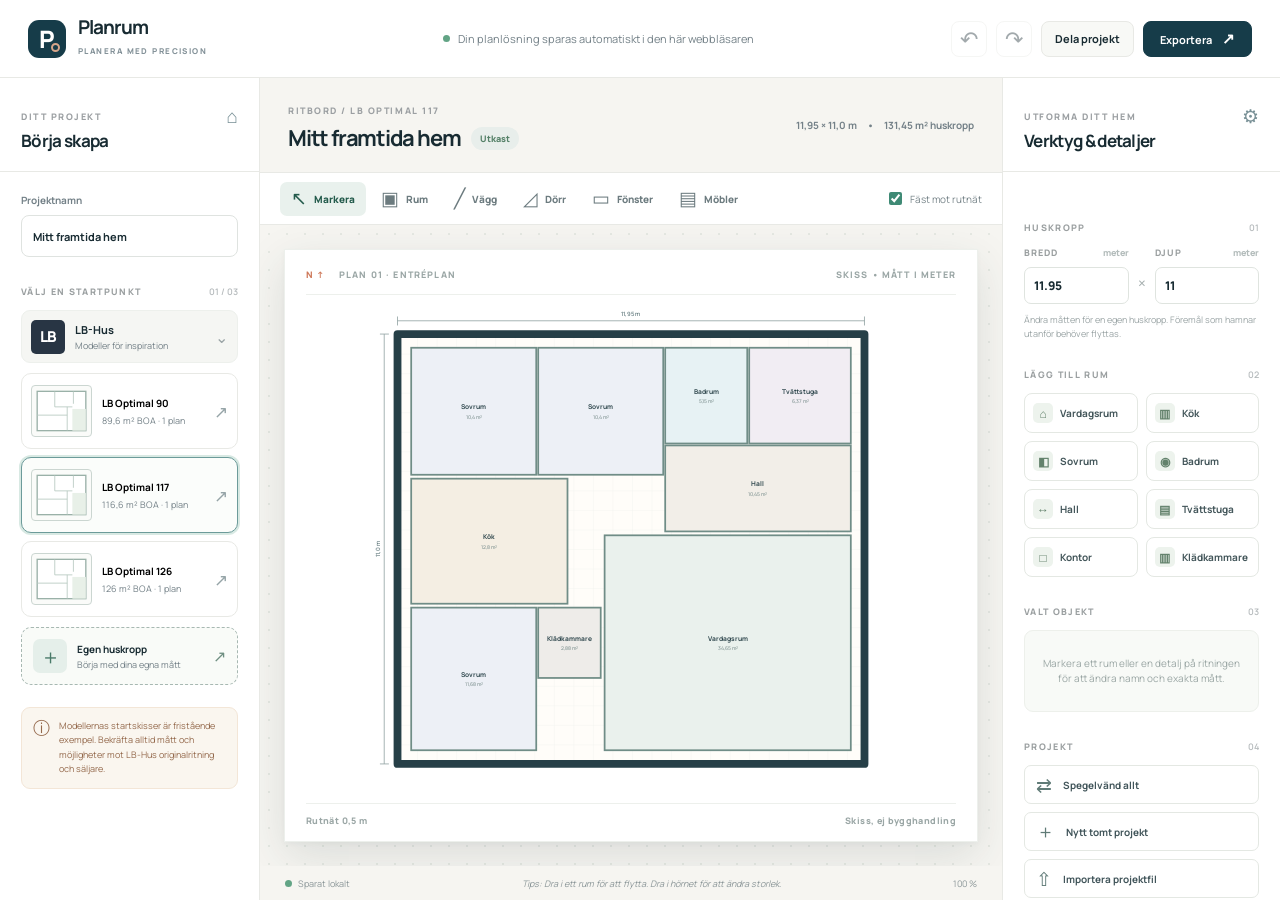
<file: index.html>
<!doctype html>
<html lang="sv">
<head>
  <meta charset="utf-8">
  <meta name="viewport" content="width=device-width, initial-scale=1">
  <meta name="theme-color" content="#f6f4ef">
  <meta name="description" content="Rita och anpassa en skalenlig planlösning. Börja med ett LB-Hus-inspirerat utkast eller en egen huskropp.">
  <title>Planrum – forma ditt framtida hem</title>
  <link rel="stylesheet" href="styles.css">
</head>
<body>
  <header class="topbar">
    <div class="brand"><span class="brand-mark" aria-hidden="true">P<span></span></span><div><strong>Planrum</strong><small>PLANERA MED PRECISION</small></div></div>
    <div class="top-center"><span class="live-dot"></span> Din planlösning sparas automatiskt i den här webbläsaren</div>
    <div class="top-actions"><button id="undo" class="icon-btn" title="Ångra (Ctrl/Cmd+Z)" aria-label="Ångra">↶</button><button id="redo" class="icon-btn" title="Gör om (Ctrl/Cmd+Shift+Z)" aria-label="Gör om">↷</button><button id="share" class="soft-btn">Dela projekt</button><button id="export" class="primary-btn">Exportera <span>↗</span></button></div>
  </header>

  <main class="app-shell">
    <aside class="sidebar left-panel" id="leftPanel">
      <div class="panel-heading"><div><span class="eyebrow">DITT PROJEKT</span><h2>Börja skapa</h2></div><span class="heading-icon">⌂</span></div>
      <div class="panel-scroll">
        <div class="field-label">Projektnamn</div><input id="projectName" class="text-input" type="text" value="Mitt framtida hem" maxlength="60" aria-label="Projektnamn">
        <div class="section-label"><span>VÄLJ EN STARTPUNKT</span><span>01 / 03</span></div>
        <div class="manufacturer"><span class="manufacturer-logo">LB</span><div><strong>LB-Hus</strong><small>Modeller för inspiration</small></div><span class="chevron">⌄</span></div>
        <div class="model-list" id="modelList"></div>
        <button id="customModel" class="custom-card"><span class="custom-plus">＋</span><span><strong>Egen huskropp</strong><small>Börja med dina egna mått</small></span><span class="arrow">↗</span></button>
        <div class="notice"><span>ⓘ</span><p>Modellernas startskisser är fristående exempel. Bekräfta alltid mått och möjligheter mot LB-Hus originalritning och säljare.</p></div>
      </div>
    </aside>

    <section class="workspace" aria-label="Rityta">
      <div class="workspace-header"><div><span class="eyebrow">RITBORD / <span id="modelBreadcrumb">LB OPTIMAL 117</span></span><div class="workspace-title"><h1 id="canvasTitle">Mitt framtida hem</h1><span id="statusPill" class="status-pill">Utkast</span></div></div><div class="canvas-meta"><span id="sizeMeta">12,0 × 11,0 m</span><span>•</span><span id="areaMeta">132 m² huskropp</span></div></div>
      <div class="mobile-tabs"><button class="mobile-tab active" data-panel="canvas">Ritning</button><button class="mobile-tab" data-panel="left">Modeller</button><button class="mobile-tab" data-panel="right">Verktyg</button></div>
      <div class="toolbar" role="toolbar" aria-label="Ritverktyg">
        <button class="tool active" data-tool="select" title="Markera och flytta"><span class="tool-icon">↖</span> Markera</button>
        <button class="tool" data-tool="room" title="Rita rum"><span class="tool-icon">▣</span> Rum</button>
        <button class="tool" data-tool="wall" title="Rita innervägg"><span class="tool-icon">╱</span> Vägg</button>
        <button class="tool" data-tool="door" title="Placera dörr"><span class="tool-icon">◿</span> Dörr</button>
        <button class="tool" data-tool="window" title="Placera fönster"><span class="tool-icon">▭</span> Fönster</button>
        <button class="tool" data-tool="furniture" title="Placera möbel"><span class="tool-icon">▤</span> Möbler</button>
        <div class="toolbar-spacer"></div><label class="snap-label"><input type="checkbox" id="snap" checked> Fäst mot rutnät</label>
      </div>
      <div class="canvas-wrap"><div class="canvas-paper"><div class="canvas-topline"><span><span class="north">N ↑</span> PLAN 01 · <span id="planName">ENTRÉPLAN</span></span><span>SKISS • MÅTT I METER</span></div><svg id="plan" role="img" aria-label="Redigerbar planritning" xmlns="http://www.w3.org/2000/svg"></svg><div class="canvas-bottomline"><span id="scaleLegend">Rutnät 0,5 m</span><span>Skiss, ej bygghandling</span></div></div></div>
      <div class="workspace-footer"><span><b class="green-dot"></b> <span id="saveStatus">Sparat lokalt</span></span><span class="footer-tip">Tips: Dra i ett rum för att flytta. Dra i hörnet för att ändra storlek.</span><span id="zoomReadout">100 %</span></div>
    </section>

    <aside class="sidebar right-panel" id="rightPanel"><div class="panel-heading"><div><span class="eyebrow">UTFORMA DITT HEM</span><h2>Verktyg & detaljer</h2></div><span class="heading-icon">⚙</span></div><div class="panel-scroll">
      <div class="section-label"><span>HUSKROPP</span><span>01</span></div>
      <div class="dimension-row"><label>BREDD <span>meter</span><input id="houseWidth" type="number" min="4" max="30" step="0.25"></label><span class="multiply">×</span><label>DJUP <span>meter</span><input id="houseHeight" type="number" min="4" max="30" step="0.25"></label></div>
      <p class="field-hint">Ändra måtten för en egen huskropp. Föremål som hamnar utanför behöver flyttas.</p>
      <div class="section-label"><span>LÄGG TILL RUM</span><span>02</span></div><div class="room-grid" id="roomGrid"></div>
      <div class="section-label"><span>VALT OBJEKT</span><span>03</span></div><div id="inspector" class="inspector"></div>
      <div class="section-label"><span>PROJEKT</span><span>04</span></div><div class="project-actions"><button id="mirror" class="line-btn">⇄ <span>Spegelvänd allt</span></button><button id="newProject" class="line-btn">＋ <span>Nytt tomt projekt</span></button><button id="import" class="line-btn">⇧ <span>Importera projektfil</span></button></div><input id="importFile" type="file" accept="application/json,.json" hidden>
      <div class="source-note">Modelluppgifter från <a href="https://www.lbhus.se/vara-hus/" target="_blank" rel="noopener">LB-Hus</a>. Ritverktyget är fristående och inte anslutet till LB-Hus.</div>
    </div></aside>
  </main>

  <div id="modal" class="modal-backdrop" hidden><div class="modal" role="dialog" aria-modal="true" aria-labelledby="modalTitle"><button class="modal-close" id="modalClose" aria-label="Stäng">×</button><div id="modalContent"></div></div></div>
  <div id="toast" role="status" aria-live="polite"></div>
  <script src="app.js"></script>
</body>
</html>
</file>
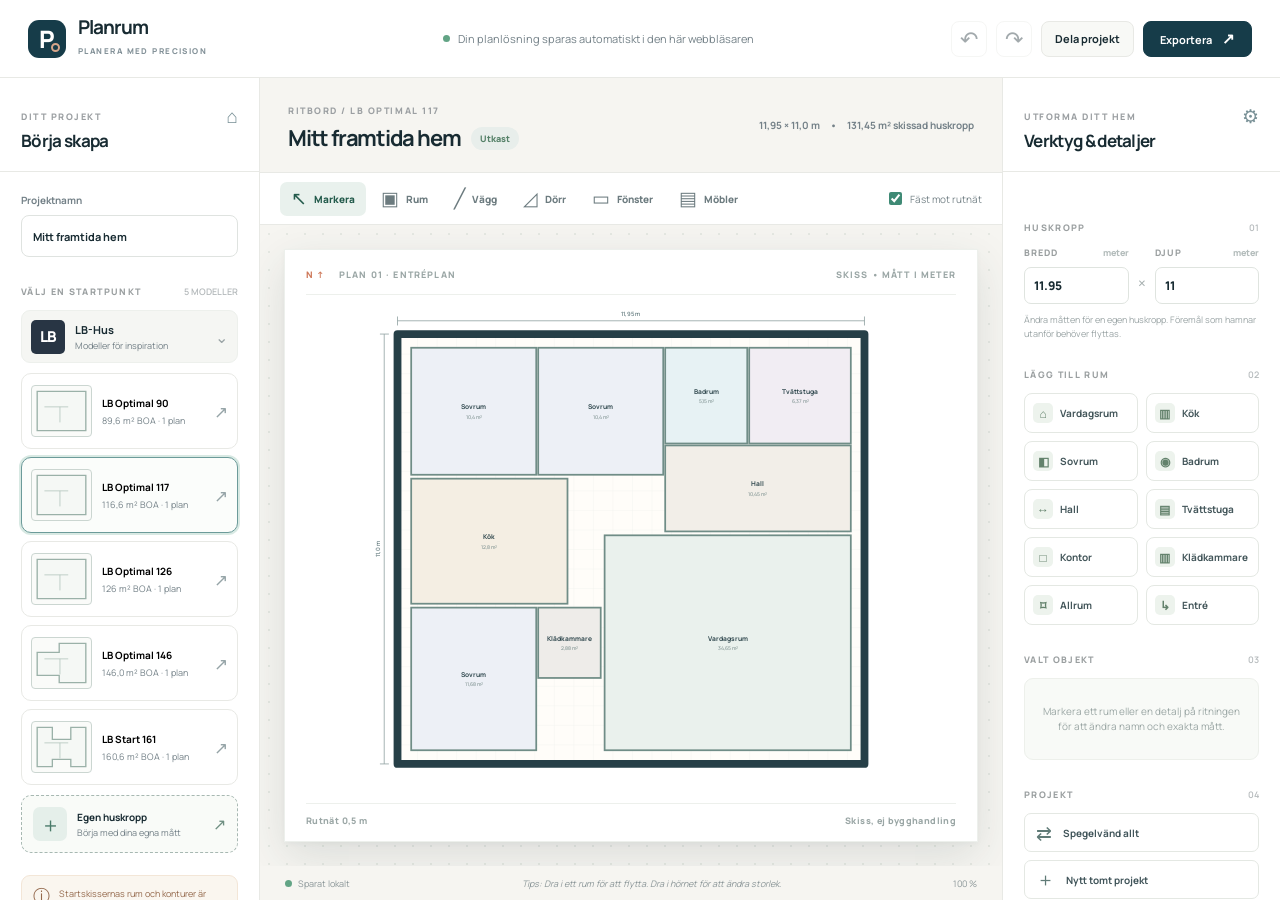
<file: public/index.html>
<!doctype html>
<html lang="sv">
<head>
  <meta charset="utf-8">
  <meta name="viewport" content="width=device-width, initial-scale=1">
  <meta name="theme-color" content="#f6f4ef">
  <meta name="description" content="Rita och anpassa en skalenlig planlösning. Börja med ett LB-Hus-inspirerat utkast eller en egen huskropp.">
  <title>Planrum – forma ditt framtida hem</title>
  <link rel="icon" href="data:image/svg+xml,%3Csvg xmlns='http://www.w3.org/2000/svg' viewBox='0 0 64 64'%3E%3Crect width='64' height='64' rx='14' fill='%23163c49'/%3E%3Ctext x='17' y='47' font-family='Arial' font-size='45' font-weight='bold' fill='white'%3EP%3C/text%3E%3Ccircle cx='49' cy='47' r='6' fill='%23d6a58a'/%3E%3C/svg%3E">
  <link rel="stylesheet" href="styles.css">
</head>
<body>
  <header class="topbar">
    <div class="brand"><span class="brand-mark" aria-hidden="true">P<span></span></span><div><strong>Planrum</strong><small>PLANERA MED PRECISION</small></div></div>
    <div class="top-center"><span class="live-dot"></span> Din planlösning sparas automatiskt i den här webbläsaren</div>
    <div class="top-actions"><button id="undo" class="icon-btn" title="Ångra (Ctrl/Cmd+Z)" aria-label="Ångra">↶</button><button id="redo" class="icon-btn" title="Gör om (Ctrl/Cmd+Shift+Z)" aria-label="Gör om">↷</button><button id="share" class="soft-btn">Dela projekt</button><button id="export" class="primary-btn">Exportera <span>↗</span></button></div>
  </header>

  <main class="app-shell">
    <aside class="sidebar left-panel" id="leftPanel">
      <div class="panel-heading"><div><span class="eyebrow">DITT PROJEKT</span><h2>Börja skapa</h2></div><span class="heading-icon">⌂</span></div>
      <div class="panel-scroll">
        <div class="field-label">Projektnamn</div><input id="projectName" class="text-input" type="text" value="Mitt framtida hem" maxlength="60" aria-label="Projektnamn">
        <div class="section-label"><span>VÄLJ EN STARTPUNKT</span><span>5 MODELLER</span></div>
        <div class="manufacturer"><span class="manufacturer-logo">LB</span><div><strong>LB-Hus</strong><small>Modeller för inspiration</small></div><span class="chevron">⌄</span></div>
        <div class="model-list" id="modelList"></div>
        <button id="customModel" class="custom-card"><span class="custom-plus">＋</span><span><strong>Egen huskropp</strong><small>Börja med dina egna mått</small></span><span class="arrow">↗</span></button>
        <div class="notice"><span>ⓘ</span><p>Startskissernas rum och konturer är ungefärliga. Bekräfta alltid mått och möjliga ändringar mot LB-Hus originalritning och säljare.</p></div>
      </div>
    </aside>

    <section class="workspace" aria-label="Rityta">
      <div class="workspace-header"><div><span class="eyebrow">RITBORD / <span id="modelBreadcrumb">LB OPTIMAL 117</span></span><div class="workspace-title"><h1 id="canvasTitle">Mitt framtida hem</h1><span id="statusPill" class="status-pill">Utkast</span></div></div><div class="canvas-meta"><span id="sizeMeta">12,0 × 11,0 m</span><span>•</span><span id="areaMeta">132 m² huskropp</span></div></div>
      <div class="mobile-tabs"><button class="mobile-tab active" data-panel="canvas">Ritning</button><button class="mobile-tab" data-panel="left">Modeller</button><button class="mobile-tab" data-panel="right">Verktyg</button></div>
      <div class="toolbar" role="toolbar" aria-label="Ritverktyg">
        <button class="tool active" data-tool="select" title="Markera och flytta"><span class="tool-icon">↖</span> Markera</button>
        <button class="tool" data-tool="room" title="Rita rum"><span class="tool-icon">▣</span> Rum</button>
        <button class="tool" data-tool="wall" title="Rita innervägg"><span class="tool-icon">╱</span> Vägg</button>
        <button class="tool" data-tool="door" title="Placera dörr"><span class="tool-icon">◿</span> Dörr</button>
        <button class="tool" data-tool="window" title="Placera fönster"><span class="tool-icon">▭</span> Fönster</button>
        <button class="tool" data-tool="furniture" title="Placera möbel"><span class="tool-icon">▤</span> Möbler</button>
        <div class="toolbar-spacer"></div><label class="snap-label"><input type="checkbox" id="snap" checked> Fäst mot rutnät</label>
      </div>
      <div class="canvas-wrap"><div class="canvas-paper"><div class="canvas-topline"><span><span class="north">N ↑</span> PLAN 01 · <span id="planName">ENTRÉPLAN</span></span><span>SKISS • MÅTT I METER</span></div><svg id="plan" role="img" aria-label="Redigerbar planritning" xmlns="http://www.w3.org/2000/svg"></svg><div class="canvas-bottomline"><span id="scaleLegend">Rutnät 0,5 m</span><span>Skiss, ej bygghandling</span></div></div></div>
      <div class="workspace-footer"><span><b class="green-dot"></b> <span id="saveStatus">Sparat lokalt</span></span><span class="footer-tip">Tips: Dra i ett rum för att flytta. Dra i hörnet för att ändra storlek.</span><span id="zoomReadout">100 %</span></div>
    </section>

    <aside class="sidebar right-panel" id="rightPanel"><div class="panel-heading"><div><span class="eyebrow">UTFORMA DITT HEM</span><h2>Verktyg & detaljer</h2></div><span class="heading-icon">⚙</span></div><div class="panel-scroll">
      <div class="section-label"><span>HUSKROPP</span><span>01</span></div>
      <div class="dimension-row"><label>BREDD <span>meter</span><input id="houseWidth" type="number" min="4" max="30" step="0.25"></label><span class="multiply">×</span><label>DJUP <span>meter</span><input id="houseHeight" type="number" min="4" max="30" step="0.25"></label></div>
      <p class="field-hint">Ändra måtten för en egen huskropp. Föremål som hamnar utanför behöver flyttas.</p>
      <div class="section-label"><span>LÄGG TILL RUM</span><span>02</span></div><div class="room-grid" id="roomGrid"></div>
      <div class="section-label"><span>VALT OBJEKT</span><span>03</span></div><div id="inspector" class="inspector"></div>
      <div class="section-label"><span>PROJEKT</span><span>04</span></div><div class="project-actions"><button id="mirror" class="line-btn">⇄ <span>Spegelvänd allt</span></button><button id="newProject" class="line-btn">＋ <span>Nytt tomt projekt</span></button><button id="import" class="line-btn">⇧ <span>Importera projektfil</span></button></div><input id="importFile" type="file" accept="application/json,.json" hidden>
      <div class="source-note">Modelluppgifter från <a id="modelSource" href="https://www.lbhus.se/vara-hus/" target="_blank" rel="noopener">LB-Hus</a>. Ritverktyget är fristående och inte anslutet till LB-Hus.</div>
    </div></aside>
  </main>

  <div id="modal" class="modal-backdrop" hidden><div class="modal" role="dialog" aria-modal="true" aria-labelledby="modalTitle"><button class="modal-close" id="modalClose" aria-label="Stäng">×</button><div id="modalContent"></div></div></div>
  <div id="toast" role="status" aria-live="polite"></div>
  <script src="app.js"></script>
</body>
</html>
</file>
<file: styles.css>
@import url('https://fonts.googleapis.com/css2?family=DM+Sans:wght@400;500;600;700&family=Manrope:wght@400;500;600;700;800&display=swap');
:root{--ink:#182b32;--muted:#738087;--line:#e8e9e5;--paper:#fff;--bg:#f6f5f1;--blue:#163c49;--orange:#cf7654;--soft:#f3f5f2;--green:#62a485}
*{box-sizing:border-box}html,body{margin:0;min-height:100%;font-family:Manrope,Arial,sans-serif;color:var(--ink)}body{background:var(--bg)}button,input,select{font:inherit}button{cursor:pointer}button:focus-visible,input:focus-visible,select:focus-visible{outline:3px solid #9ecac2;outline-offset:2px}button:disabled{opacity:.4;cursor:not-allowed}a{color:var(--blue)}
.topbar{height:78px;background:#fff;border-bottom:1px solid var(--line);display:flex;align-items:center;justify-content:space-between;padding:0 28px;gap:20px}.brand{display:flex;align-items:center;gap:12px;min-width:218px}.brand-mark{width:38px;height:38px;border-radius:11px;background:var(--blue);color:#fff;display:grid;place-items:center;font:800 24px Manrope;position:relative}.brand-mark span{width:9px;height:9px;border:2px solid #d6a58a;border-radius:50%;position:absolute;right:6px;bottom:6px}.brand strong{font-size:19px;line-height:1;display:block;letter-spacing:-.05em}.brand small{font-size:8px;font-weight:800;letter-spacing:.18em;color:#849299}.top-center{font-size:11px;color:var(--muted);display:flex;align-items:center;gap:8px}.live-dot,.green-dot{width:7px;height:7px;border-radius:50%;background:var(--green);display:inline-block;flex:none}.top-actions{display:flex;align-items:center;gap:9px}.icon-btn,.soft-btn,.primary-btn{height:36px;border-radius:8px;border:1px solid var(--line);background:#fff;color:var(--ink);font-weight:700;font-size:11px;padding:0 13px}.icon-btn{width:36px;font-size:22px;font-weight:400;padding:0}.soft-btn{background:#f8f9f6}.primary-btn{background:var(--blue);color:#fff;border-color:var(--blue);padding:0 16px}.primary-btn span{margin-left:8px;font-size:15px}
.app-shell{display:grid;grid-template-columns:260px minmax(0,1fr) 278px;height:calc(100vh - 78px);min-height:620px}.sidebar{background:#fff;min-height:0;display:flex;flex-direction:column}.left-panel{border-right:1px solid var(--line)}.right-panel{border-left:1px solid var(--line)}.panel-heading{height:94px;padding:25px 21px 17px;display:flex;justify-content:space-between;border-bottom:1px solid var(--line);flex:none}.eyebrow{font-size:9px;font-weight:800;letter-spacing:.17em;color:#9b9fa2}.panel-heading h2{font-size:17px;letter-spacing:-.04em;margin:4px 0 0}.heading-icon{color:#789096;font-size:19px}.panel-scroll{padding:21px;overflow:auto}.field-label{font-size:10px;color:var(--muted);font-weight:700;margin-bottom:8px}.text-input{width:100%;height:42px;border-radius:8px;border:1px solid #dfe3e0;background:#fff;padding:0 11px;font-size:11px;font-weight:700;color:var(--ink)}.section-label{display:flex;align-items:center;justify-content:space-between;margin:28px 0 12px;color:#9a9fa0;font-size:9px;letter-spacing:.15em;font-weight:800}.section-label span:last-child{font-weight:600;color:#b5babc;letter-spacing:0}.manufacturer{height:53px;display:flex;align-items:center;gap:10px;padding:8px 9px;background:#f5f6f3;border:1px solid #edf0ec;border-radius:9px;margin-bottom:10px}.manufacturer-logo{background:#283544;color:#fff;font-size:15px;font-weight:800;letter-spacing:-.06em;width:34px;height:34px;border-radius:5px;display:grid;place-items:center}.manufacturer strong,.manufacturer small,.custom-card strong,.custom-card small{display:block}.manufacturer strong{font-size:11px}.manufacturer small,.custom-card small{font-size:9px;color:var(--muted);margin-top:2px}.chevron{margin-left:auto;color:#99a3a5}.model-list{display:grid;gap:8px}.model-card{display:flex;align-items:center;text-align:left;gap:10px;width:100%;height:76px;background:#fff;border:1px solid var(--line);border-radius:10px;padding:9px}.model-card.active{border-color:#6c9b9a;box-shadow:0 0 0 2px #d8e9e3;background:#fbfdfb}.mini-plan{width:61px;height:52px;border:1px solid #cbd6d1;background:#fafbf9;border-radius:4px;flex:none}.model-info{flex:1;min-width:0}.model-info strong{font-size:10px;display:block;white-space:nowrap}.model-info small{display:block;font-size:9px;color:var(--muted);margin-top:4px}.model-arrow{font-size:17px;color:#95a4a7}.custom-card{display:flex;align-items:center;gap:10px;text-align:left;width:100%;border:1px dashed #a7b8b2;background:#f9fbf8;border-radius:10px;padding:11px;margin-top:10px;color:var(--ink)}.custom-plus{width:34px;height:34px;border-radius:7px;background:#e5efea;display:grid;place-items:center;font-size:21px;color:#497a69}.custom-card strong{font-size:10px}.custom-card .arrow{margin-left:auto;color:#6f8f82}.notice{display:flex;gap:9px;background:#faf6ef;border:1px solid #f3e6d7;border-radius:9px;margin-top:22px;padding:11px;color:#94694c}.notice span{font-size:17px;line-height:1}.notice p{font-size:9px;line-height:1.6;margin:0}
.workspace{display:flex;flex-direction:column;min-width:0;min-height:0;background:var(--bg)}.workspace-header{height:94px;flex:none;display:flex;align-items:center;justify-content:space-between;padding:18px 28px}.workspace-title{display:flex;align-items:center;gap:11px;margin-top:4px}.workspace-title h1{margin:0;font-size:22px;letter-spacing:-.055em}.status-pill{background:#e8eeeb;color:#558168;padding:5px 9px;border-radius:99px;font-size:9px;font-weight:800}.canvas-meta{font-size:10px;color:#748188;display:flex;gap:10px;font-weight:700}.toolbar{height:53px;background:#fff;border-top:1px solid var(--line);border-bottom:1px solid var(--line);display:flex;align-items:center;gap:4px;padding:0 20px;overflow:auto;flex:none}.tool{height:34px;white-space:nowrap;background:transparent;border:0;border-radius:7px;color:#6c7b7f;padding:0 11px;display:flex;align-items:center;gap:7px;font-size:10px;font-weight:800}.tool.active{background:#e9f1ed;color:#245b4c}.tool-icon{font-size:19px;line-height:1;font-weight:400}.toolbar-spacer{flex:1}.snap-label{white-space:nowrap;color:#78858a;font-size:10px;display:flex;align-items:center;gap:5px;margin-left:8px}.snap-label input{accent-color:#3f8a75}.canvas-wrap{flex:1;min-height:0;overflow:auto;padding:24px;display:flex;align-items:center;justify-content:center;background-image:radial-gradient(#e5e8e2 1px,transparent 1px);background-size:18px 18px}.canvas-paper{width:min(100%,860px);min-width:490px;max-height:100%;background:white;box-shadow:0 14px 42px #293b4121,0 2px 5px #293b4109;border:1px solid #edf0ec;display:flex;flex-direction:column;padding:18px 21px 14px}.canvas-topline,.canvas-bottomline{font-size:9px;font-weight:800;letter-spacing:.13em;color:#9aa6a5;display:flex;justify-content:space-between;align-items:center;flex:none}.canvas-topline{border-bottom:1px solid #edf0ec;padding-bottom:13px}.canvas-bottomline{border-top:1px solid #edf0ec;padding-top:10px;letter-spacing:.04em}.north{color:#ce795a;margin-right:10px}.canvas-paper svg{width:100%;min-height:280px;max-height:calc(100vh - 310px);flex:1;display:block;touch-action:none;cursor:crosshair}.canvas-paper svg.select-mode{cursor:default}.workspace-footer{height:34px;padding:0 25px;display:flex;align-items:center;justify-content:space-between;gap:12px;font-size:9px;color:#8b9698;flex:none}.workspace-footer .green-dot{margin-right:4px}.footer-tip{font-style:italic}
.dimension-row{display:flex;align-items:end;gap:9px}.dimension-row label{flex:1;min-width:0;font-size:9px;color:#9a9fa0;font-weight:800;letter-spacing:.1em}.dimension-row label span{float:right;text-transform:none;letter-spacing:0;color:#b3bcbb}.dimension-row input{display:block;width:100%;margin-top:8px;height:37px;border:1px solid #dfe4df;border-radius:7px;padding:0 9px;font-size:12px;font-weight:800;color:var(--ink)}.multiply{color:#a6afaf;padding-bottom:10px}.field-hint{font-size:9px;color:#9aa4a5;line-height:1.5;margin:9px 0 0}.room-grid{display:grid;grid-template-columns:1fr 1fr;gap:8px}.room-btn{border:1px solid #e4e8e3;border-radius:8px;background:#fff;padding:9px 8px;display:flex;align-items:center;gap:7px;color:#43565a;text-align:left;font-size:10px;font-weight:700}.room-btn:hover,.line-btn:hover{border-color:#aac9bb;background:#f8fbf8}.room-symbol{width:20px;height:20px;border-radius:5px;background:#edf3ed;color:#63826c;display:grid;place-items:center;font-size:12px}.inspector{background:#f8faf7;border:1px solid #edf0eb;border-radius:9px;min-height:82px;padding:12px}.inspector.empty{display:flex;align-items:center;justify-content:center;text-align:center;color:#9ba7a5;font-size:10px;line-height:1.5}.inspector-head{display:flex;justify-content:space-between;align-items:center;margin-bottom:10px;font-size:11px}.inspector-row{display:grid;grid-template-columns:1fr 1fr;gap:8px;margin:8px 0}.inspector label{font-size:9px;font-weight:800;color:#8a9a9b}.inspector input,.inspector select{display:block;width:100%;height:34px;margin-top:5px;padding:0 8px;background:#fff;border:1px solid #dbe5dd;border-radius:6px;font-size:11px;color:var(--ink)}.delete-btn{border:0;background:#fff2ef;color:#b05c46;border-radius:6px;padding:7px 9px;font-size:10px;font-weight:800}.project-actions{display:grid;gap:8px}.line-btn{display:flex;align-items:center;gap:11px;height:39px;background:#fff;border:1px solid #e4e8e3;border-radius:7px;text-align:left;padding:0 11px;color:#607b77;font-size:19px}.line-btn span{font-size:10px;color:#41555a;font-weight:700}.source-note{border-top:1px solid var(--line);margin-top:24px;padding-top:14px;font-size:9px;line-height:1.6;color:#9aa4a5}.source-note a{color:#6c8f87}.mobile-tabs{display:none}
.modal-backdrop{position:fixed;inset:0;background:#17272b8c;z-index:10;display:grid;place-items:center;padding:20px}.modal-backdrop[hidden]{display:none}.modal{width:min(100%,460px);background:#fff;border-radius:14px;padding:27px;box-shadow:0 30px 70px #0b1a1c4d;position:relative}.modal h2{font-size:20px;margin:0 0 8px;letter-spacing:-.04em}.modal p{font-size:12px;line-height:1.65;color:#6b7b7c}.modal-close{position:absolute;right:16px;top:14px;background:transparent;border:0;font-size:24px;color:#9aa7a9}.modal .modal-actions{display:grid;gap:9px;margin-top:18px}.modal .modal-actions button{height:42px;border:1px solid #dfe6df;border-radius:7px;background:#f8faf8;text-align:left;padding:0 13px;color:var(--ink);font-weight:700;font-size:11px}.modal .modal-actions button:hover{border-color:#8ab59d}.modal input{width:100%;height:40px;padding:0 10px;border:1px solid #dfe6df;border-radius:7px;font-size:11px}#toast{position:fixed;bottom:24px;left:50%;transform:translateX(-50%) translateY(20px);opacity:0;pointer-events:none;background:#193b40;color:white;padding:11px 16px;border-radius:8px;font-size:11px;z-index:20;transition:.2s}#toast.show{opacity:1;transform:translateX(-50%) translateY(0)}
svg .grid-line{stroke:#ecf0ed;stroke-width:.012}svg .grid-line.major{stroke:#dce6e0;stroke-width:.018}svg .house-fill{fill:#fffdf9}svg .house-outline{fill:none;stroke:#263f47;stroke-width:.2;stroke-linejoin:round}svg .room{stroke:#708d87;stroke-width:.045;cursor:move}svg .room.selected{stroke:#d26c47;stroke-width:.07}svg .room-label{font:700 .17px Manrope,Arial,sans-serif;fill:#30484e;text-anchor:middle;pointer-events:none}svg .room-area{font:500 .13px Manrope,Arial,sans-serif;fill:#7f9291;text-anchor:middle;pointer-events:none}svg .wall{stroke:#41575b;stroke-width:.11;stroke-linecap:square;cursor:move}svg .wall.selected{stroke:#d26c47}svg .opening{cursor:move}svg .opening-background{stroke:#fffdf9;stroke-width:.2}svg .door-line{stroke:#b36f52;stroke-width:.055;fill:none}svg .window-line{stroke:#63a7ab;stroke-width:.075}svg .furniture{fill:#f0e9df;stroke:#b8ab9c;stroke-width:.035;cursor:move}svg .furniture.selected{stroke:#d26c47;stroke-width:.07}svg .furniture-label{font:600 .13px Manrope,Arial,sans-serif;fill:#8b8176;text-anchor:middle;pointer-events:none}svg .handle{fill:#d26c47;stroke:white;stroke-width:.025;cursor:nwse-resize}svg .dim{stroke:#8d9f9f;stroke-width:.02}svg .dim-label{font:600 .15px Manrope,Arial,sans-serif;fill:#667d80;text-anchor:middle}svg .drawing-preview{fill:#b0d3c57a;stroke:#42866b;stroke-width:.045;stroke-dasharray:.09 .06;pointer-events:none}
@media(max-width:1150px){.app-shell{grid-template-columns:222px minmax(0,1fr) 238px}.panel-scroll{padding:16px}.panel-heading{padding-left:16px;padding-right:16px}.toolbar{padding:0 8px}.tool{padding:0 7px}.canvas-wrap{padding:15px}.top-center{display:none}}
@media(max-width:850px){.topbar{height:64px;padding:0 14px}.brand{min-width:unset}.brand small{display:none}.top-actions .soft-btn{display:none}.app-shell{display:flex;flex-direction:column;height:calc(100dvh - 64px);min-height:0}.mobile-tabs{display:flex;height:43px;background:#fff;border-bottom:1px solid var(--line);order:0}.mobile-tab{flex:1;border:0;background:#fff;color:#7d8b8d;font-size:11px;font-weight:800}.mobile-tab.active{color:#316e5b;box-shadow:inset 0 -2px #4a987c}.workspace{flex:1;order:1;min-height:0}.workspace-header{height:72px;padding:12px 16px}.workspace-title h1{font-size:17px}.canvas-meta{display:none}.toolbar{height:48px}.canvas-wrap{padding:9px;align-items:flex-start;justify-content:flex-start}.canvas-paper{min-width:510px;max-height:none;padding:12px}.canvas-paper svg{min-height:390px;max-height:none}.workspace-footer{padding:0 12px}.footer-tip{display:none}.sidebar{display:none;order:2;flex:1;overflow:auto;border:0}.sidebar.mobile-active{display:flex}.workspace.mobile-hidden{flex:0 0 43px;min-height:43px}.workspace.mobile-hidden>:not(.mobile-tabs){display:none}.panel-heading{height:73px}.panel-scroll{overflow:visible}.room-grid{grid-template-columns:repeat(3,1fr)}}
@media(max-width:530px){.brand strong{font-size:17px}.brand-mark{width:33px;height:33px}.top-actions{gap:5px}.top-actions .icon-btn{width:30px;height:32px}.primary-btn{height:32px;padding:0 10px}.toolbar{gap:0}.tool{padding:0 9px}.tool .tool-icon{font-size:18px}.snap-label{display:none}.room-grid{grid-template-columns:1fr 1fr}.canvas-paper{min-width:0;width:100%}.canvas-paper svg{flex:none;width:100%;height:auto;min-height:0}}
@media print{html,body{background:white!important}.topbar,.sidebar,.workspace-header,.mobile-tabs,.toolbar,.workspace-footer,.modal-backdrop,#toast{display:none!important}.app-shell,.workspace,.canvas-wrap{display:block!important;height:auto!important;min-height:0!important;padding:0!important;background:white!important;overflow:visible!important}.canvas-paper{width:100%!important;min-width:0!important;max-height:none!important;box-shadow:none!important;border:0!important;padding:0!important}.canvas-paper svg{width:100%!important;max-height:none!important;min-height:0!important;height:auto!important}.canvas-topline,.canvas-bottomline{padding:7px 0!important}svg .handle{display:none!important}}
</file>
<file: public/styles.css>
@import url('https://fonts.googleapis.com/css2?family=DM+Sans:wght@400;500;600;700&family=Manrope:wght@400;500;600;700;800&display=swap');
:root{--ink:#182b32;--muted:#738087;--line:#e8e9e5;--paper:#fff;--bg:#f6f5f1;--blue:#163c49;--orange:#cf7654;--soft:#f3f5f2;--green:#62a485}
*{box-sizing:border-box}html,body{margin:0;min-height:100%;font-family:Manrope,Arial,sans-serif;color:var(--ink)}body{background:var(--bg)}button,input,select{font:inherit}button{cursor:pointer}button:focus-visible,input:focus-visible,select:focus-visible{outline:3px solid #9ecac2;outline-offset:2px}button:disabled{opacity:.4;cursor:not-allowed}a{color:var(--blue)}
.topbar{height:78px;background:#fff;border-bottom:1px solid var(--line);display:flex;align-items:center;justify-content:space-between;padding:0 28px;gap:20px}.brand{display:flex;align-items:center;gap:12px;min-width:218px}.brand-mark{width:38px;height:38px;border-radius:11px;background:var(--blue);color:#fff;display:grid;place-items:center;font:800 24px Manrope;position:relative}.brand-mark span{width:9px;height:9px;border:2px solid #d6a58a;border-radius:50%;position:absolute;right:6px;bottom:6px}.brand strong{font-size:19px;line-height:1;display:block;letter-spacing:-.05em}.brand small{font-size:8px;font-weight:800;letter-spacing:.18em;color:#849299}.top-center{font-size:11px;color:var(--muted);display:flex;align-items:center;gap:8px}.live-dot,.green-dot{width:7px;height:7px;border-radius:50%;background:var(--green);display:inline-block;flex:none}.top-actions{display:flex;align-items:center;gap:9px}.icon-btn,.soft-btn,.primary-btn{height:36px;border-radius:8px;border:1px solid var(--line);background:#fff;color:var(--ink);font-weight:700;font-size:11px;padding:0 13px}.icon-btn{width:36px;font-size:22px;font-weight:400;padding:0}.soft-btn{background:#f8f9f6}.primary-btn{background:var(--blue);color:#fff;border-color:var(--blue);padding:0 16px}.primary-btn span{margin-left:8px;font-size:15px}
.app-shell{display:grid;grid-template-columns:260px minmax(0,1fr) 278px;height:calc(100vh - 78px);min-height:620px}.sidebar{background:#fff;min-height:0;display:flex;flex-direction:column}.left-panel{border-right:1px solid var(--line)}.right-panel{border-left:1px solid var(--line)}.panel-heading{height:94px;padding:25px 21px 17px;display:flex;justify-content:space-between;border-bottom:1px solid var(--line);flex:none}.eyebrow{font-size:9px;font-weight:800;letter-spacing:.17em;color:#9b9fa2}.panel-heading h2{font-size:17px;letter-spacing:-.04em;margin:4px 0 0}.heading-icon{color:#789096;font-size:19px}.panel-scroll{padding:21px;overflow:auto}.field-label{font-size:10px;color:var(--muted);font-weight:700;margin-bottom:8px}.text-input{width:100%;height:42px;border-radius:8px;border:1px solid #dfe3e0;background:#fff;padding:0 11px;font-size:11px;font-weight:700;color:var(--ink)}.section-label{display:flex;align-items:center;justify-content:space-between;margin:28px 0 12px;color:#9a9fa0;font-size:9px;letter-spacing:.15em;font-weight:800}.section-label span:last-child{font-weight:600;color:#b5babc;letter-spacing:0}.manufacturer{height:53px;display:flex;align-items:center;gap:10px;padding:8px 9px;background:#f5f6f3;border:1px solid #edf0ec;border-radius:9px;margin-bottom:10px}.manufacturer-logo{background:#283544;color:#fff;font-size:15px;font-weight:800;letter-spacing:-.06em;width:34px;height:34px;border-radius:5px;display:grid;place-items:center}.manufacturer strong,.manufacturer small,.custom-card strong,.custom-card small{display:block}.manufacturer strong{font-size:11px}.manufacturer small,.custom-card small{font-size:9px;color:var(--muted);margin-top:2px}.chevron{margin-left:auto;color:#99a3a5}.model-list{display:grid;gap:8px}.model-card{display:flex;align-items:center;text-align:left;gap:10px;width:100%;height:76px;background:#fff;border:1px solid var(--line);border-radius:10px;padding:9px}.model-card.active{border-color:#6c9b9a;box-shadow:0 0 0 2px #d8e9e3;background:#fbfdfb}.mini-plan{width:61px;height:52px;border:1px solid #cbd6d1;background:#fafbf9;border-radius:4px;flex:none}.model-info{flex:1;min-width:0}.model-info strong{font-size:10px;display:block;white-space:nowrap}.model-info small{display:block;font-size:9px;color:var(--muted);margin-top:4px}.model-arrow{font-size:17px;color:#95a4a7}.custom-card{display:flex;align-items:center;gap:10px;text-align:left;width:100%;border:1px dashed #a7b8b2;background:#f9fbf8;border-radius:10px;padding:11px;margin-top:10px;color:var(--ink)}.custom-plus{width:34px;height:34px;border-radius:7px;background:#e5efea;display:grid;place-items:center;font-size:21px;color:#497a69}.custom-card strong{font-size:10px}.custom-card .arrow{margin-left:auto;color:#6f8f82}.notice{display:flex;gap:9px;background:#faf6ef;border:1px solid #f3e6d7;border-radius:9px;margin-top:22px;padding:11px;color:#94694c}.notice span{font-size:17px;line-height:1}.notice p{font-size:9px;line-height:1.6;margin:0}
.workspace{display:flex;flex-direction:column;min-width:0;min-height:0;background:var(--bg)}.workspace-header{height:94px;flex:none;display:flex;align-items:center;justify-content:space-between;padding:18px 28px}.workspace-title{display:flex;align-items:center;gap:11px;margin-top:4px}.workspace-title h1{margin:0;font-size:22px;letter-spacing:-.055em}.status-pill{background:#e8eeeb;color:#558168;padding:5px 9px;border-radius:99px;font-size:9px;font-weight:800}.canvas-meta{font-size:10px;color:#748188;display:flex;gap:10px;font-weight:700}.toolbar{height:53px;background:#fff;border-top:1px solid var(--line);border-bottom:1px solid var(--line);display:flex;align-items:center;gap:4px;padding:0 20px;overflow:auto;flex:none}.tool{height:34px;white-space:nowrap;background:transparent;border:0;border-radius:7px;color:#6c7b7f;padding:0 11px;display:flex;align-items:center;gap:7px;font-size:10px;font-weight:800}.tool.active{background:#e9f1ed;color:#245b4c}.tool-icon{font-size:19px;line-height:1;font-weight:400}.toolbar-spacer{flex:1}.snap-label{white-space:nowrap;color:#78858a;font-size:10px;display:flex;align-items:center;gap:5px;margin-left:8px}.snap-label input{accent-color:#3f8a75}.canvas-wrap{flex:1;min-height:0;overflow:auto;padding:24px;display:flex;align-items:center;justify-content:center;background-image:radial-gradient(#e5e8e2 1px,transparent 1px);background-size:18px 18px}.canvas-paper{width:min(100%,860px);min-width:490px;max-height:100%;background:white;box-shadow:0 14px 42px #293b4121,0 2px 5px #293b4109;border:1px solid #edf0ec;display:flex;flex-direction:column;padding:18px 21px 14px}.canvas-topline,.canvas-bottomline{font-size:9px;font-weight:800;letter-spacing:.13em;color:#9aa6a5;display:flex;justify-content:space-between;align-items:center;flex:none}.canvas-topline{border-bottom:1px solid #edf0ec;padding-bottom:13px}.canvas-bottomline{border-top:1px solid #edf0ec;padding-top:10px;letter-spacing:.04em}.north{color:#ce795a;margin-right:10px}.canvas-paper svg{width:100%;min-height:280px;max-height:calc(100vh - 310px);flex:1;display:block;touch-action:none;cursor:crosshair}.canvas-paper svg.select-mode{cursor:default}.workspace-footer{height:34px;padding:0 25px;display:flex;align-items:center;justify-content:space-between;gap:12px;font-size:9px;color:#8b9698;flex:none}.workspace-footer .green-dot{margin-right:4px}.footer-tip{font-style:italic}
.dimension-row{display:flex;align-items:end;gap:9px}.dimension-row label{flex:1;min-width:0;font-size:9px;color:#9a9fa0;font-weight:800;letter-spacing:.1em}.dimension-row label span{float:right;text-transform:none;letter-spacing:0;color:#b3bcbb}.dimension-row input{display:block;width:100%;margin-top:8px;height:37px;border:1px solid #dfe4df;border-radius:7px;padding:0 9px;font-size:12px;font-weight:800;color:var(--ink)}.multiply{color:#a6afaf;padding-bottom:10px}.field-hint{font-size:9px;color:#9aa4a5;line-height:1.5;margin:9px 0 0}.room-grid{display:grid;grid-template-columns:1fr 1fr;gap:8px}.room-btn{border:1px solid #e4e8e3;border-radius:8px;background:#fff;padding:9px 8px;display:flex;align-items:center;gap:7px;color:#43565a;text-align:left;font-size:10px;font-weight:700}.room-btn:hover,.line-btn:hover{border-color:#aac9bb;background:#f8fbf8}.room-symbol{width:20px;height:20px;border-radius:5px;background:#edf3ed;color:#63826c;display:grid;place-items:center;font-size:12px}.inspector{background:#f8faf7;border:1px solid #edf0eb;border-radius:9px;min-height:82px;padding:12px}.inspector.empty{display:flex;align-items:center;justify-content:center;text-align:center;color:#9ba7a5;font-size:10px;line-height:1.5}.inspector-head{display:flex;justify-content:space-between;align-items:center;margin-bottom:10px;font-size:11px}.inspector-row{display:grid;grid-template-columns:1fr 1fr;gap:8px;margin:8px 0}.inspector label{font-size:9px;font-weight:800;color:#8a9a9b}.inspector input,.inspector select{display:block;width:100%;height:34px;margin-top:5px;padding:0 8px;background:#fff;border:1px solid #dbe5dd;border-radius:6px;font-size:11px;color:var(--ink)}.delete-btn{border:0;background:#fff2ef;color:#b05c46;border-radius:6px;padding:7px 9px;font-size:10px;font-weight:800}.project-actions{display:grid;gap:8px}.line-btn{display:flex;align-items:center;gap:11px;height:39px;background:#fff;border:1px solid #e4e8e3;border-radius:7px;text-align:left;padding:0 11px;color:#607b77;font-size:19px}.line-btn span{font-size:10px;color:#41555a;font-weight:700}.source-note{border-top:1px solid var(--line);margin-top:24px;padding-top:14px;font-size:9px;line-height:1.6;color:#9aa4a5}.source-note a{color:#6c8f87}.mobile-tabs{display:none}
.modal-backdrop{position:fixed;inset:0;background:#17272b8c;z-index:10;display:grid;place-items:center;padding:20px}.modal-backdrop[hidden]{display:none}.modal{width:min(100%,460px);background:#fff;border-radius:14px;padding:27px;box-shadow:0 30px 70px #0b1a1c4d;position:relative}.modal h2{font-size:20px;margin:0 0 8px;letter-spacing:-.04em}.modal p{font-size:12px;line-height:1.65;color:#6b7b7c}.modal-close{position:absolute;right:16px;top:14px;background:transparent;border:0;font-size:24px;color:#9aa7a9}.modal .modal-actions{display:grid;gap:9px;margin-top:18px}.modal .modal-actions button{height:42px;border:1px solid #dfe6df;border-radius:7px;background:#f8faf8;text-align:left;padding:0 13px;color:var(--ink);font-weight:700;font-size:11px}.modal .modal-actions button:hover{border-color:#8ab59d}.modal input{width:100%;height:40px;padding:0 10px;border:1px solid #dfe6df;border-radius:7px;font-size:11px}#toast{position:fixed;bottom:24px;left:50%;transform:translateX(-50%) translateY(20px);opacity:0;pointer-events:none;background:#193b40;color:white;padding:11px 16px;border-radius:8px;font-size:11px;z-index:20;transition:.2s}#toast.show{opacity:1;transform:translateX(-50%) translateY(0)}
svg .grid-line{stroke:#ecf0ed;stroke-width:.012}svg .grid-line.major{stroke:#dce6e0;stroke-width:.018}svg .house-fill{fill:#fffdf9}svg .house-outline{fill:none;stroke:#263f47;stroke-width:.2;stroke-linejoin:round}svg .room{stroke:#708d87;stroke-width:.045;cursor:move}svg .room.selected{stroke:#d26c47;stroke-width:.07}svg .room-label{font:700 .17px Manrope,Arial,sans-serif;fill:#30484e;text-anchor:middle;pointer-events:none}svg .room-area{font:500 .13px Manrope,Arial,sans-serif;fill:#7f9291;text-anchor:middle;pointer-events:none}svg .wall{stroke:#41575b;stroke-width:.11;stroke-linecap:square;cursor:move}svg .wall.selected{stroke:#d26c47}svg .opening{cursor:move}svg .opening-background{stroke:#fffdf9;stroke-width:.2}svg .door-line{stroke:#b36f52;stroke-width:.055;fill:none}svg .window-line{stroke:#63a7ab;stroke-width:.075}svg .furniture{fill:#f0e9df;stroke:#b8ab9c;stroke-width:.035;cursor:move}svg .furniture.selected{stroke:#d26c47;stroke-width:.07}svg .furniture-label{font:600 .13px Manrope,Arial,sans-serif;fill:#8b8176;text-anchor:middle;pointer-events:none}svg .handle{fill:#d26c47;stroke:white;stroke-width:.025;cursor:nwse-resize}svg .dim{stroke:#8d9f9f;stroke-width:.02}svg .dim-label{font:600 .15px Manrope,Arial,sans-serif;fill:#667d80;text-anchor:middle}svg .drawing-preview{fill:#b0d3c57a;stroke:#42866b;stroke-width:.045;stroke-dasharray:.09 .06;pointer-events:none}
@media(max-width:1150px){.app-shell{grid-template-columns:222px minmax(0,1fr) 238px}.panel-scroll{padding:16px}.panel-heading{padding-left:16px;padding-right:16px}.toolbar{padding:0 8px}.tool{padding:0 7px}.canvas-wrap{padding:15px}.top-center{display:none}}
@media(max-width:850px){.topbar{height:64px;padding:0 14px}.brand{min-width:unset}.brand small{display:none}.top-actions .soft-btn{display:none}.app-shell{display:flex;flex-direction:column;height:calc(100dvh - 64px);min-height:0}.mobile-tabs{display:flex;height:43px;background:#fff;border-bottom:1px solid var(--line);order:0}.mobile-tab{flex:1;border:0;background:#fff;color:#7d8b8d;font-size:11px;font-weight:800}.mobile-tab.active{color:#316e5b;box-shadow:inset 0 -2px #4a987c}.workspace{flex:1;order:1;min-height:0}.workspace-header{height:72px;padding:12px 16px}.workspace-title h1{font-size:17px}.canvas-meta{display:none}.toolbar{height:48px}.canvas-wrap{padding:9px;align-items:flex-start;justify-content:flex-start}.canvas-paper{min-width:510px;max-height:none;padding:12px}.canvas-paper svg{min-height:390px;max-height:none}.workspace-footer{padding:0 12px}.footer-tip{display:none}.sidebar{display:none;order:2;flex:1;overflow:auto;border:0}.sidebar.mobile-active{display:flex}.workspace.mobile-hidden{flex:0 0 43px;min-height:43px}.workspace.mobile-hidden>:not(.mobile-tabs){display:none}.panel-heading{height:73px}.panel-scroll{overflow:visible}.room-grid{grid-template-columns:repeat(3,1fr)}}
@media(max-width:530px){.brand strong{font-size:17px}.brand-mark{width:33px;height:33px}.top-actions{gap:5px}.top-actions .icon-btn{width:30px;height:32px}.primary-btn{height:32px;padding:0 10px}.toolbar{gap:0}.tool{padding:0 9px}.tool .tool-icon{font-size:18px}.snap-label{display:none}.room-grid{grid-template-columns:1fr 1fr}.canvas-paper{min-width:0;width:100%}.canvas-paper svg{flex:none;width:100%;height:auto;min-height:0}}
@media print{html,body{background:white!important}.topbar,.sidebar,.workspace-header,.mobile-tabs,.toolbar,.workspace-footer,.modal-backdrop,#toast{display:none!important}.app-shell,.workspace,.canvas-wrap{display:block!important;height:auto!important;min-height:0!important;padding:0!important;background:white!important;overflow:visible!important}.canvas-paper{width:100%!important;min-width:0!important;max-height:none!important;box-shadow:none!important;border:0!important;padding:0!important}.canvas-paper svg{width:100%!important;max-height:none!important;min-height:0!important;height:auto!important}.canvas-topline,.canvas-bottomline{padding:7px 0!important}svg .handle{display:none!important}}
</file>
